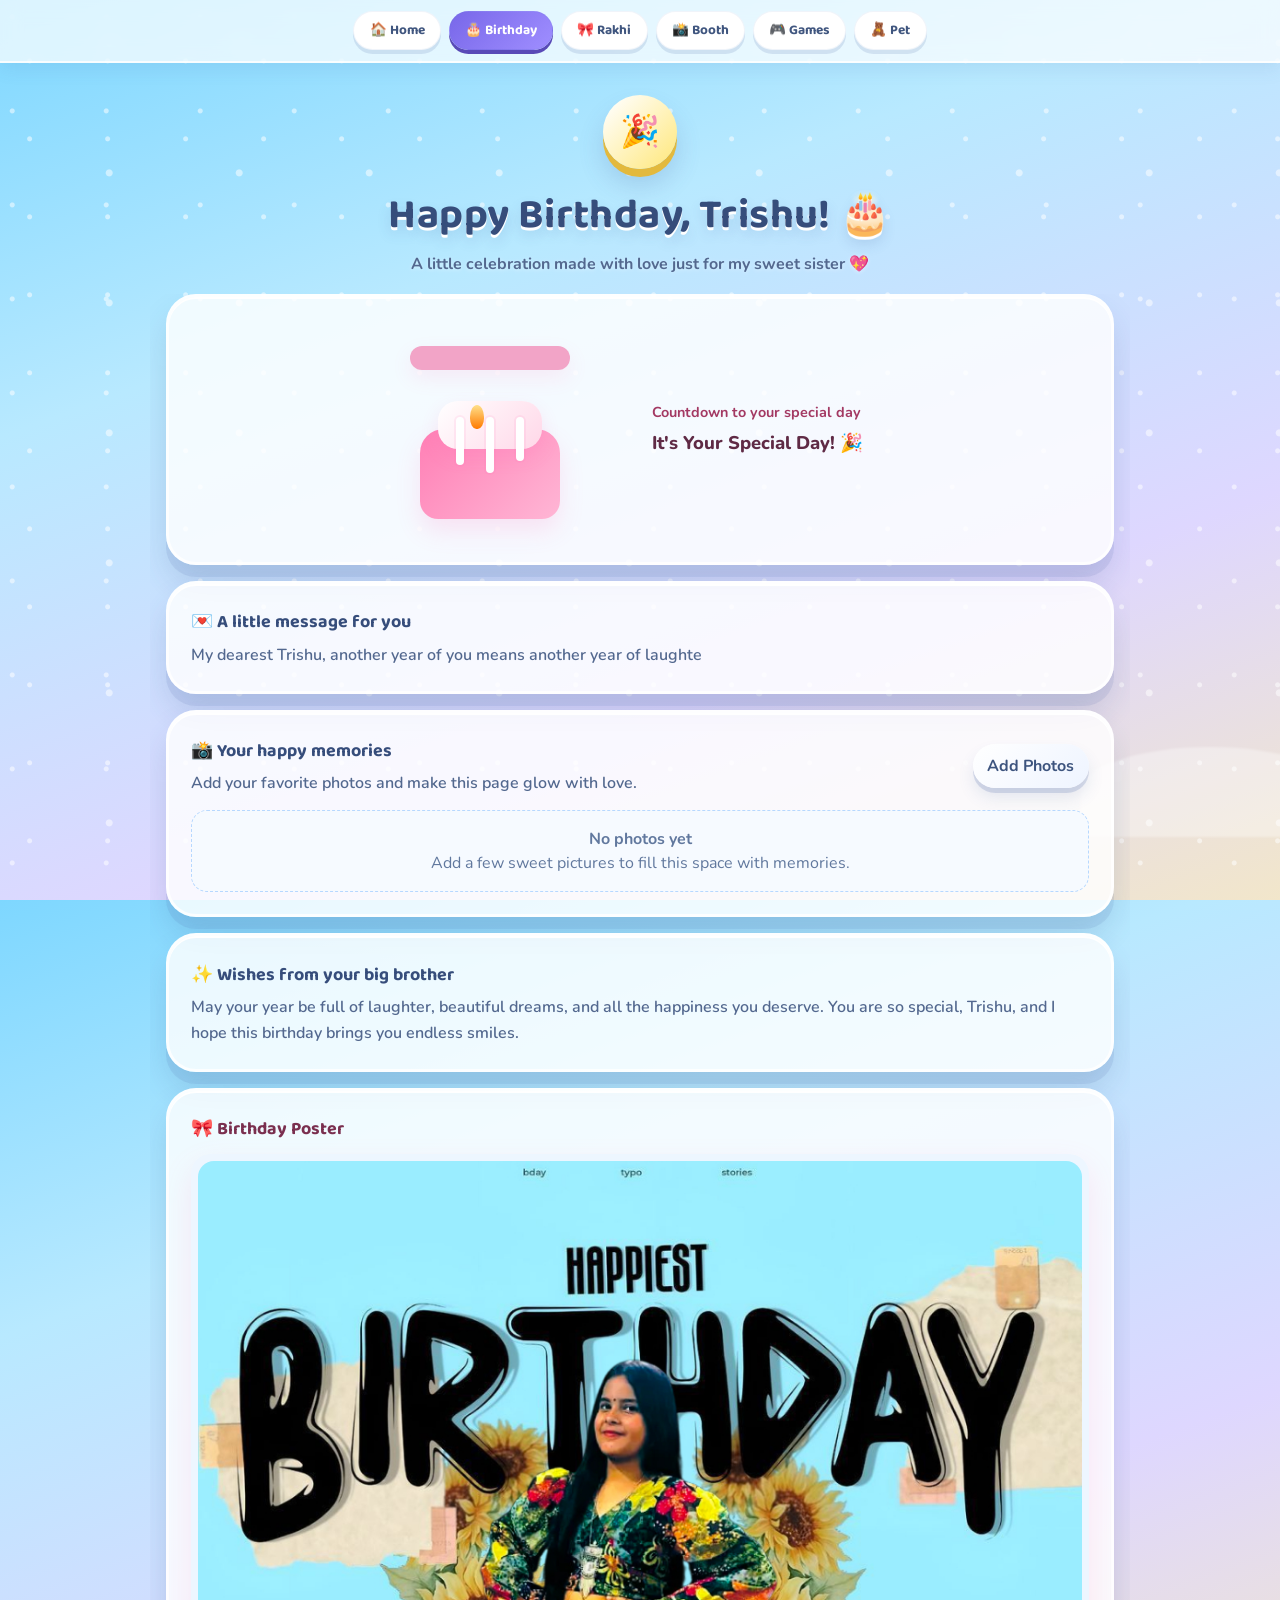
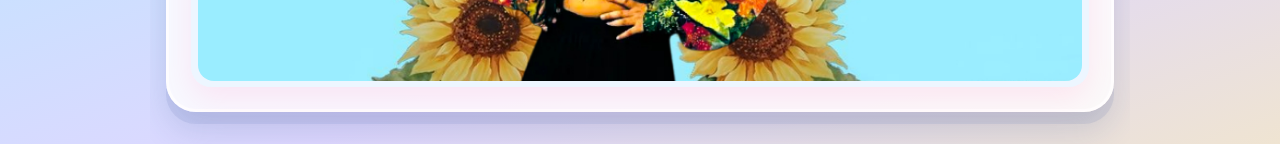
<file: birthday.html>
<!doctype html>
<html lang="en">
<head>
  <meta charset="utf-8">
  <meta name="viewport" content="width=device-width,initial-scale=1">
  <title>Birthday — Trishu</title>
  <link rel="stylesheet" href="birthday.css">
  <link rel="stylesheet" href="style.css">
</head>
<body class="birthday-page">
  <img src="bgbig.jpg" alt="Birthday poster" class="birthday-poster" aria-hidden="true">
  <div class="confetti-layer" aria-hidden="true"></div>

  <nav class="floaty-nav">
    <a href="home.html" class="nav-pill">🏠 Home</a>
    <a href="birthday.html" class="nav-pill active">🎂 Birthday</a>
    <a href="rakhi.html" class="nav-pill">🎀 Rakhi</a>
    <a href="photobooth.html" class="nav-pill">📸 Booth</a>
    <a href="games.html" class="nav-pill">🎮 Games</a>
    <a href="pet.html" class="nav-pill">🧸 Pet</a>
  </nav>

  <header class="hero">
    <div class="hero-bubble">🎉</div>
    <h1>Happy Birthday, Trishu! 🎂</h1>
    <p class="hero-sub">A little celebration made with love just for my sweet sister 💖</p>
  </header>

  <section class="birthday-hub">
    <div class="hero-banner glass">
      <div class="cake-stage">
        <div class="cake-stand"></div>
        <div class="cake">
          <div class="cake-top"></div>
          <div class="cake-body"></div>
          <div class="candle"></div>
          <div class="candle candle-two"></div>
          <div class="candle candle-three"></div>
          <div class="flame"></div>
        </div>
      </div>
      <div class="countdown-card">
        <div class="countdown-label">Countdown to your special day</div>
        <div class="countdown" id="birthday-countdown"></div>
      </div>
    </div>

    <section class="wish-card glass">
      <h2>💌 A little message for you</h2>
      <p id="birthday-message"></p>
    </section>

    <section class="photo-card glass">
      <div class="photo-card-header">
        <div>
          <h2>📸 Your happy memories</h2>
          <p>Add your favorite photos and make this page glow with love.</p>
        </div>
        <label class="upload-btn">
          <input type="file" id="photo-input" accept="image/*" multiple>
          Add Photos
        </label>
      </div>
      <div class="gallery" id="gallery"></div>
    </section>

    <section class="wish-card glass wish-card--soft">
      <h2>✨ Wishes from your big brother</h2>
      <p>May your year be full of laughter, beautiful dreams, and all the happiness you deserve. You are so special, Trishu, and I hope this birthday brings you endless smiles.</p>
    </section>

    <section class="poster-card glass">
      <h2>🎀 Birthday Poster</h2>
      <div class="poster-frame">
        <img src="bgbig.jpg" alt="Birthday poster" class="poster-image">
      </div>
    </section>
  </section>

  <script src="config.js"></script>
  <script src="birthday.js"></script>
  <script src="script.js"></script>
  <script src="ui.js"></script>
</body>
</html>
</file>
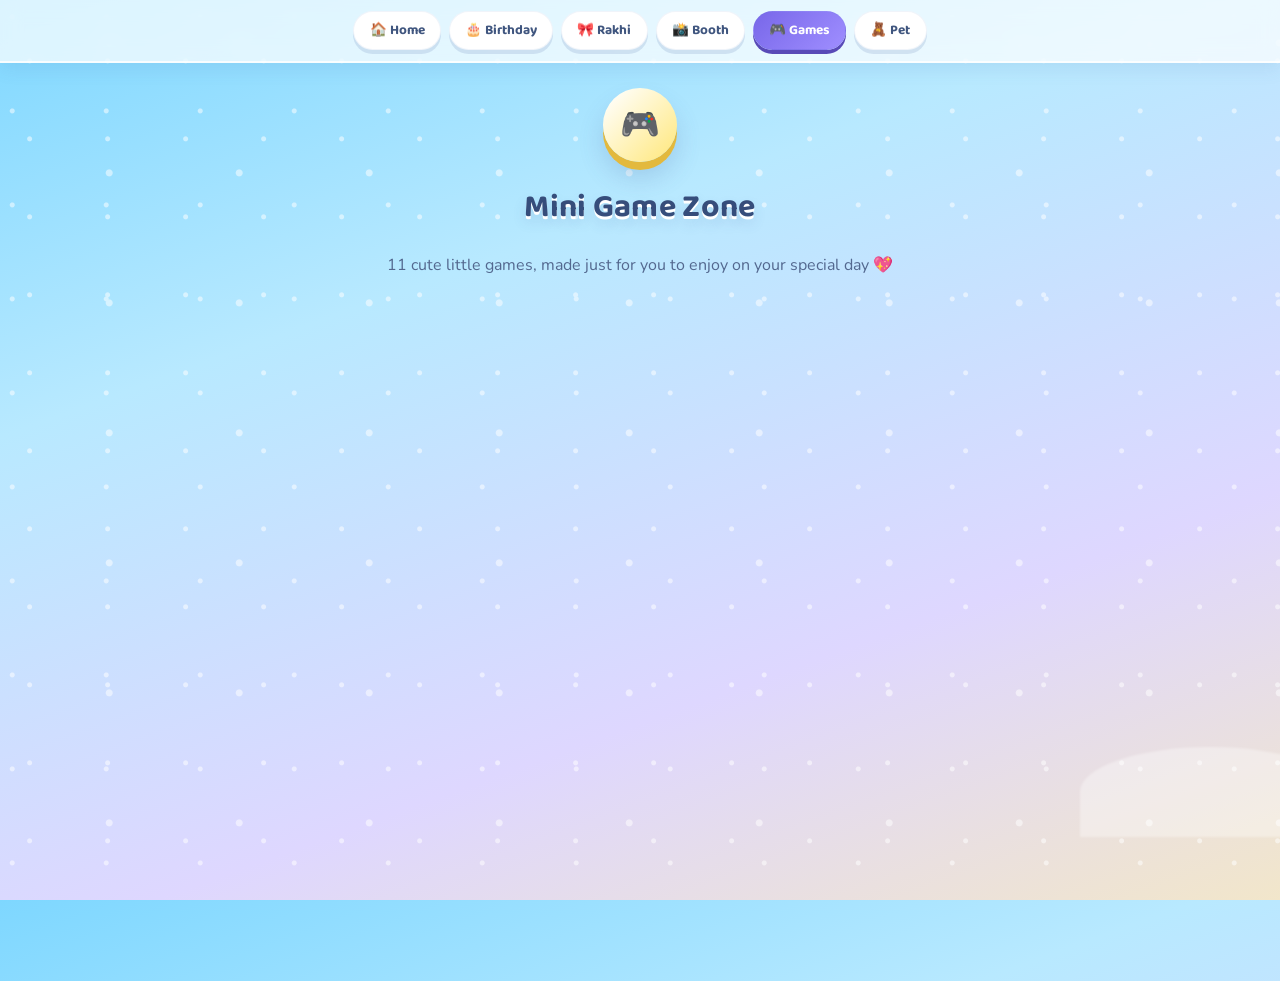
<file: games.html>
<!doctype html>
<html lang="en">
<head>
  <meta charset="utf-8">
  <meta name="viewport" content="width=device-width,initial-scale=1">
  <title>Mini Games — Trishu</title>
  <link rel="stylesheet" href="style.css">
  <link rel="stylesheet" href="games.css">
</head>
<body class="games-page">
  <div class="games-bg" aria-hidden="true"></div>

  <nav class="floaty-nav">
    <a href="home.html" class="nav-pill">🏠 Home</a>
    <a href="birthday.html" class="nav-pill">🎂 Birthday</a>
    <a href="rakhi.html" class="nav-pill">🎀 Rakhi</a>
    <a href="photobooth.html" class="nav-pill">📸 Booth</a>
    <a href="games.html" class="nav-pill active">🎮 Games</a>
    <a href="pet.html" class="nav-pill">🧸 Pet</a>
  </nav>

  <header class="hero">
    <div class="hero-bubble">🎮</div>
    <h1>Mini Game Zone</h1>
    <p class="hero-sub">11 cute little games, made just for you to enjoy on your special day 💖</p>
  </header>

  <main class="games-grid" id="games-grid"></main>

  <div id="game-modal" class="game-modal hidden">
    <div class="game-modal-card cg-surface">
      <div class="game-modal-head">
        <h2 id="game-title">Game</h2>
        <button id="game-close" class="clay-btn">✕ Close</button>
      </div>
      <div id="game-body" class="game-body"></div>
    </div>
  </div>

  <script src="config.js"></script>
  <script src="games.js"></script>
  <script src="script.js"></script>
  <script src="ui.js"></script>
</body>
</html>
</file>
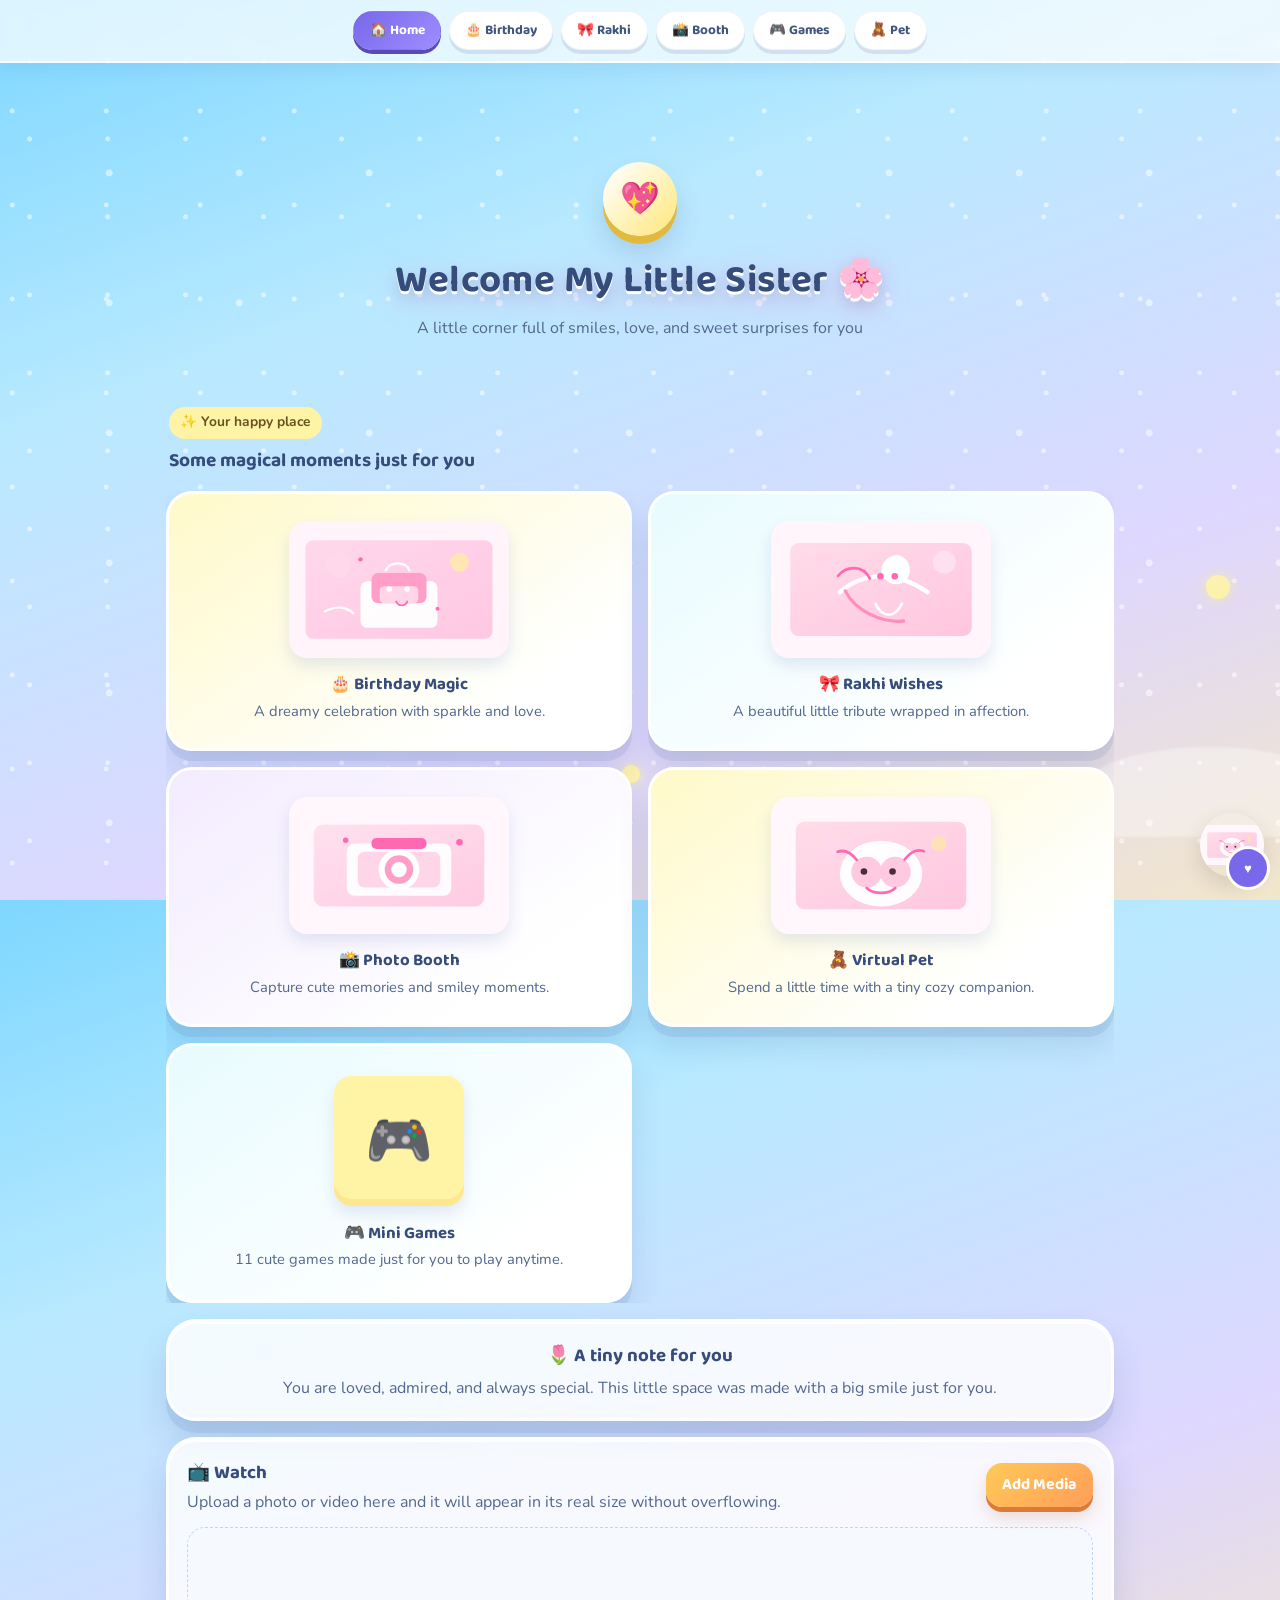
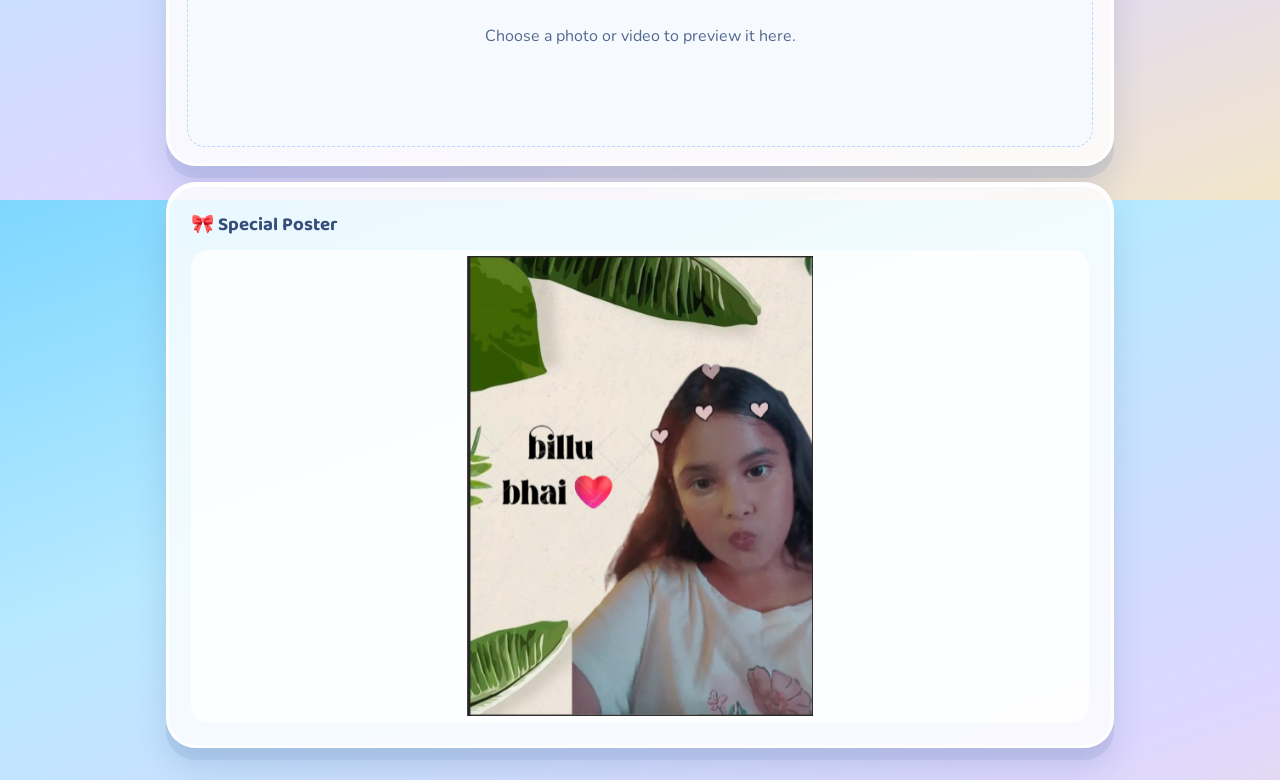
<file: home.html>
<!doctype html>
<html lang="en">
<head>
  <meta charset="utf-8">
  <meta name="viewport" content="width=device-width,initial-scale=1">
  <title>Magic Dashboard — Trishu</title>
  <link rel="stylesheet" href="style.css">
</head>
<body class="home-page">
  <div class="home-bg-layer"></div>
  <div class="bg-anim"></div>
  <nav class="floaty-nav">
    <a href="home.html" class="nav-pill active">🏠 Home</a>
    <a href="birthday.html" class="nav-pill">🎂 Birthday</a>
    <a href="rakhi.html" class="nav-pill">🎀 Rakhi</a>
    <a href="photobooth.html" class="nav-pill">📸 Booth</a>
    <a href="games.html" class="nav-pill">🎮 Games</a>
    <a href="pet.html" class="nav-pill">🧸 Pet</a>
  </nav>
  <header class="topbar">
    <div class="hero-bubble">💖</div>
    <h1 class="welcome-anim">Welcome My Little Sister 🌸</h1>
    <p class="subtitle">A little corner full of smiles, love, and sweet surprises for you</p>
  </header>

  <main class="dashboard">
    <section class="story-section">
      <div class="section-heading">
        <span>✨ Your happy place</span>
        <h2>Some magical moments just for you</h2>
      </div>

      <div class="cards">
        <a class="card big-card glass" href="birthday.html">
          <img src="assets/images/birthday.svg" alt="birthday" class="card-art">
          <div class="card-copy">
            <h3>🎂 Birthday Magic</h3>
            <p>A dreamy celebration with sparkle and love.</p>
          </div>
        </a>

        <a class="card big-card glass" href="rakhi.html">
          <img src="assets/images/rakhi.svg" alt="rakhi" class="card-art">
          <div class="card-copy">
            <h3>🎀 Rakhi Wishes</h3>
            <p>A beautiful little tribute wrapped in affection.</p>
          </div>
        </a>

        <a class="card big-card glass" href="photobooth.html">
          <img src="assets/images/camera.svg" alt="photobooth" class="card-art">
          <div class="card-copy">
            <h3>📸 Photo Booth</h3>
            <p>Capture cute memories and smiley moments.</p>
          </div>
        </a>

        <a class="card big-card glass" href="pet.html">
          <img src="assets/images/pet.svg" alt="pet" class="card-art">
          <div class="card-copy">
            <h3>🧸 Virtual Pet</h3>
            <p>Spend a little time with a tiny cozy companion.</p>
          </div>
        </a>

        <a class="card big-card glass" href="games.html">
          <div class="card-art game-art" aria-hidden="true">🎮</div>
          <div class="card-copy">
            <h3>🎮 Mini Games</h3>
            <p>11 cute games made just for you to play anytime.</p>
          </div>
        </a>
      </div>
    </section>

    <section class="mini-section glass">
      <h3>🌷 A tiny note for you</h3>
      <p>You are loved, admired, and always special. This little space was made with a big smile just for you.</p>
    </section>

    <section class="watch-card glass">
      <div class="watch-header">
        <div>
          <h3>📺 Watch</h3>
          <p>Upload a photo or video here and it will appear in its real size without overflowing.</p>
        </div>
        <label class="btn primary watch-btn">
          <input type="file" id="watch-input" accept="image/*,video/*">
          Add Media
        </label>
      </div>
      <div id="watch-preview" class="watch-preview">
        <p class="subtitle">Choose a photo or video to preview it here.</p>
      </div>
    </section>

    <section class="poster-card glass home-poster-card">
      <h3>🎀 Special Poster</h3>
      <div class="poster-frame">
        <img src="poster.png" alt="Special poster" class="poster-image">
      </div>
    </section>
  </main>

  <div id="ai-companion" class="ai-companion">
    <img src="assets/images/pet.svg" alt="cute companion" class="ai-pet">
    <button id="ai-open" class="ai-btn">♥</button>
    <div id="ai-chat" class="ai-chat hidden">
      <div class="ai-header">Hey Trishu!! 💖</div>
      <div class="ai-body" id="ai-body">I hope you smile today 🌸</div>
      <div class="ai-input">
        <input id="ai-in" placeholder="Ask me something cute...">
        <button id="ai-send">Send</button>
      </div>
    </div>
  </div>

  <script src="config.js"></script>
  <script src="script.js"></script>
  <script src="ui.js"></script>
</body>
</html>
</file>
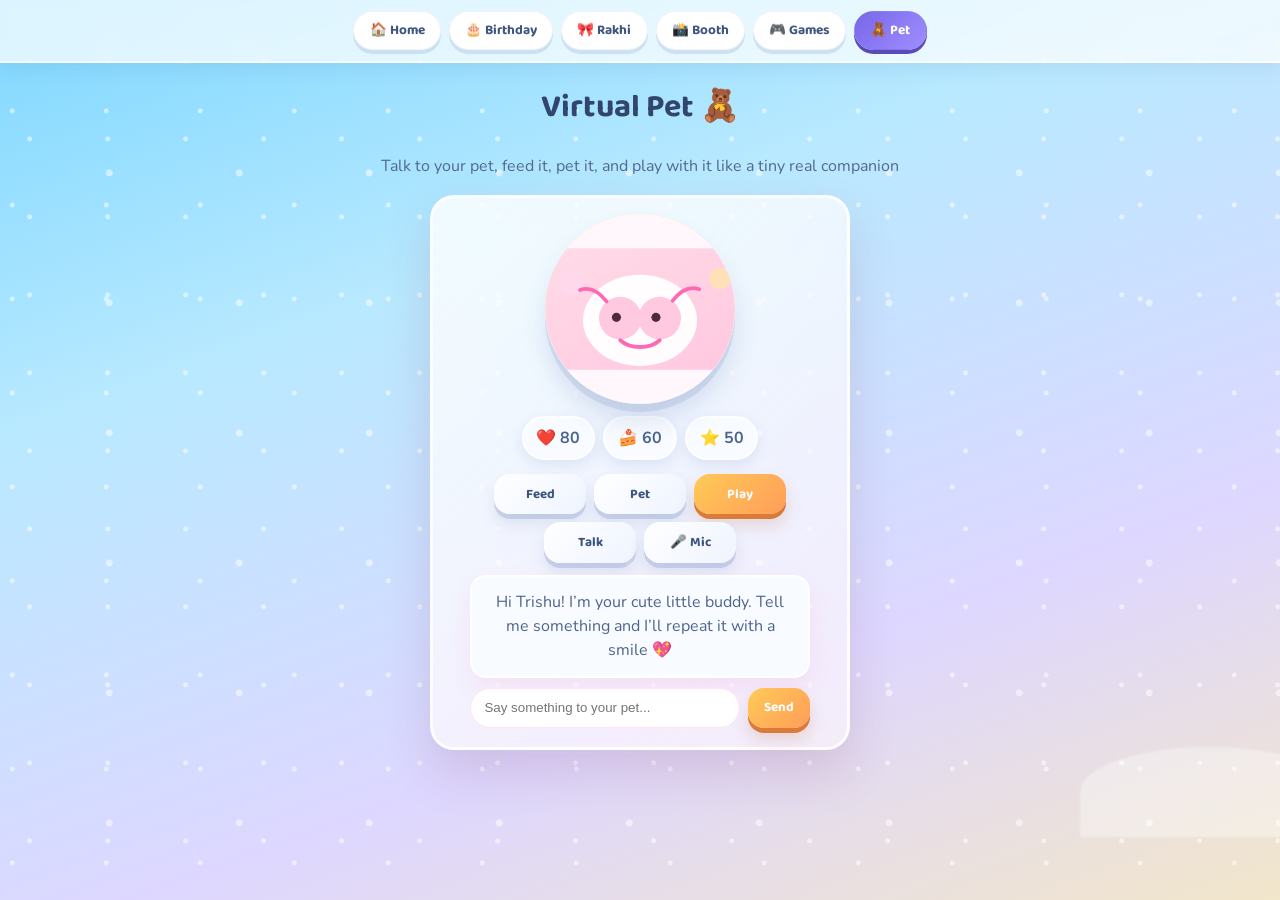
<file: pet.html>
<!doctype html>
<html lang="en">
<head>
  <meta charset="utf-8">
  <meta name="viewport" content="width=device-width,initial-scale=1">
  <title>Virtual Pet — Trishu</title>
  <link rel="stylesheet" href="style.css">
  <style>
    body{background:linear-gradient(135deg,#ffeef7 0%,#fce7ff 45%,#fff4d8 100%)}
    .pet-area{display:flex;flex-direction:column;align-items:center;padding:1rem}
    .pet-card{width:min(420px,100%);height:auto;background:linear-gradient(135deg,rgba(255,255,255,0.82),rgba(255,248,252,0.6));border-radius:24px;display:flex;flex-direction:column;align-items:center;justify-content:center;box-shadow:0 22px 48px rgba(131,54,84,0.16);padding:1rem 1rem 1.2rem}
    .pet-img{width:190px;height:190px;border-radius:50%;background:linear-gradient(180deg,#fff,#ffdff0);display:flex;align-items:center;justify-content:center;font-size:60px;overflow:hidden;box-shadow:0 14px 32px rgba(255,105,180,0.16)}
    .pet-img img{width:100%;height:100%;object-fit:cover;border-radius:50%;display:block}
    .stats{display:flex;gap:8px;margin-top:12px;flex-wrap:wrap;justify-content:center}
    .stat{background:rgba(255,255,255,0.82);padding:.5rem .8rem;border-radius:999px;font-weight:700;color:#7a3554}
    .pet-actions{display:flex;gap:8px;margin-top:14px;flex-wrap:wrap;justify-content:center}
    .pet-actions .btn{min-width:92px}
    .pet-talk{margin-top:12px;padding:.85rem 1rem;border-radius:16px;background:rgba(255,255,255,0.86);color:#8b5670;max-width:340px;text-align:center;box-shadow:0 10px 22px rgba(255,105,180,0.12)}
    .pet-input{display:flex;gap:8px;margin-top:10px;width:min(340px,100%)}
    .pet-input input{flex:1;border:none;border-radius:999px;padding:.7rem .9rem;outline:none;box-shadow:inset 0 0 0 1px rgba(255,105,180,0.18)}
    .pet-input button{border:none}
    .sparkle{position:absolute;pointer-events:none;font-size:1rem;animation:pop 700ms ease-out forwards}
    @keyframes pop{0%{opacity:0;transform:translateY(0) scale(.6)}50%{opacity:1;transform:translateY(-18px) scale(1)}100%{opacity:0;transform:translateY(-36px) scale(.8)}}
  </style>
</head>
<body>
  <nav class="floaty-nav">
    <a href="home.html" class="nav-pill">🏠 Home</a>
    <a href="birthday.html" class="nav-pill">🎂 Birthday</a>
    <a href="rakhi.html" class="nav-pill">🎀 Rakhi</a>
    <a href="photobooth.html" class="nav-pill">📸 Booth</a>
    <a href="games.html" class="nav-pill">🎮 Games</a>
    <a href="pet.html" class="nav-pill active">🧸 Pet</a>
  </nav>
  <header class="topbar"><h1>Virtual Pet 🧸</h1><p class="subtitle">Talk to your pet, feed it, pet it, and play with it like a tiny real companion</p></header>
  <main class="pet-area">
    <div class="pet-card glass">
      <div id="petImage" class="pet-img" style="position:relative">
        <img id="petAvatar" src="assets/images/pet.svg" alt="pet avatar">
      </div>
      <div class="stats">
        <div class="stat">❤️ <span id="happiness">80</span></div>
        <div class="stat">🍰 <span id="hunger">60</span></div>
        <div class="stat">⭐ <span id="love">50</span></div>
      </div>
      <div class="pet-actions">
        <button id="btnFeed" class="btn">Feed</button>
        <button id="btnPet" class="btn">Pet</button>
        <button id="btnPlay" class="btn primary">Play</button>
        <button id="btnSpeak" class="btn">Talk</button>
        <button id="btnMic" class="btn">🎤 Mic</button>
      </div>
      <div class="pet-talk" id="petTalk">Hi Trishu! I’m your cute little buddy. Tell me something and I’ll repeat it with a smile 💖</div>
      <div class="pet-input">
        <input id="petInput" placeholder="Say something to your pet..." />
        <button id="btnSend" class="btn primary">Send</button>
      </div>
    </div>
  </main>

  <script src="pet.js"></script>
  <script src="ui.js"></script>
</body>
</html>
</file>
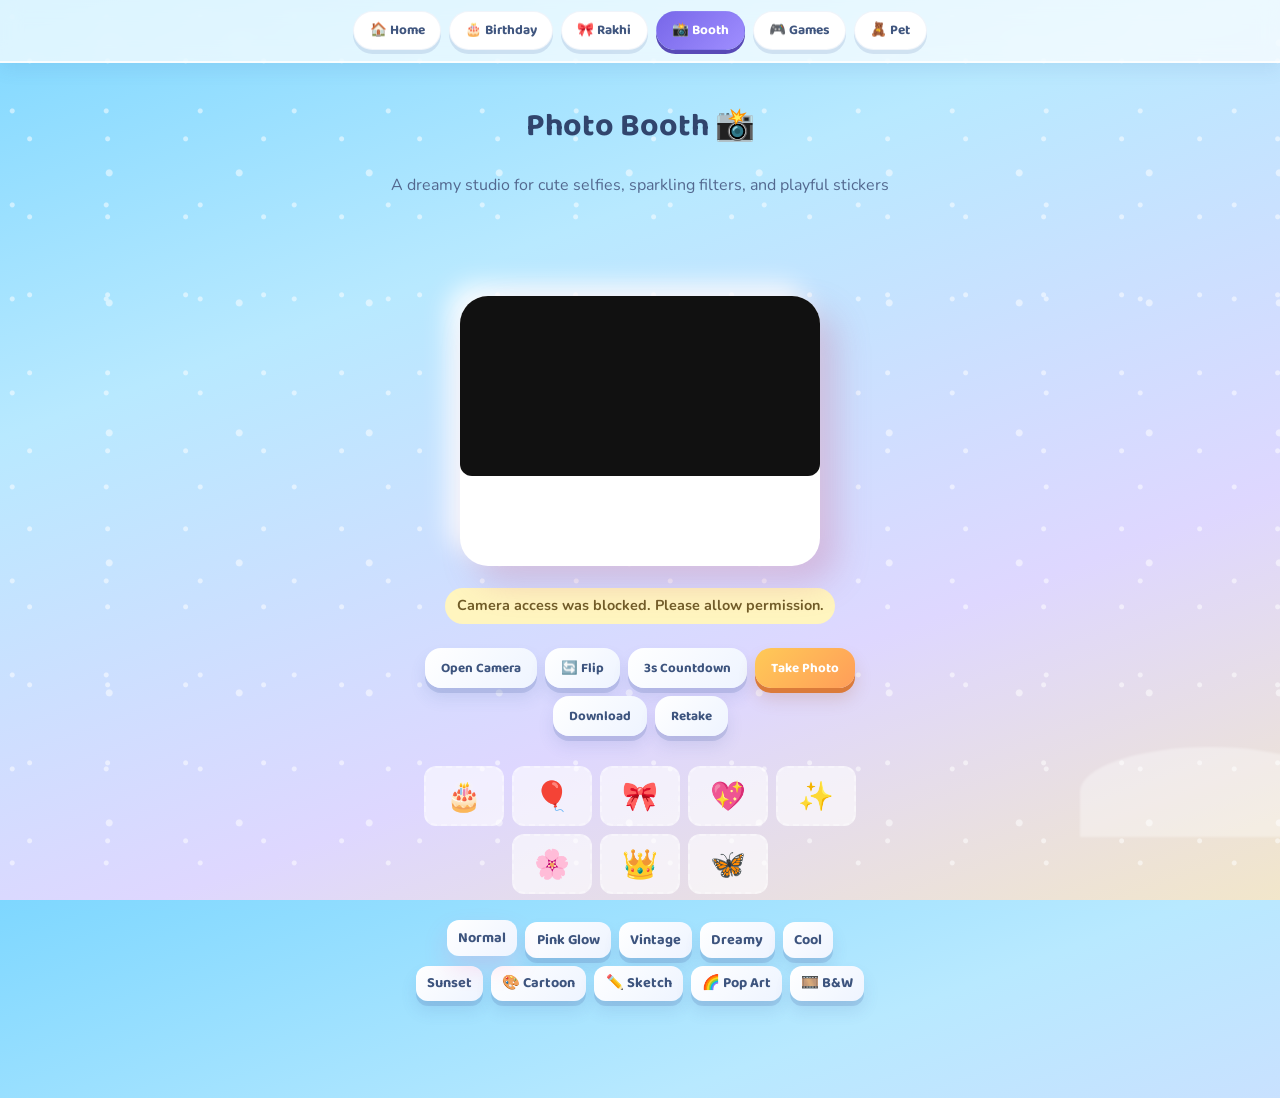
<file: photobooth.html>
<!doctype html>
<html lang="en">
<head>
  <meta charset="utf-8">
  <meta name="viewport" content="width=device-width,initial-scale=1">
  <title>Photo Booth — Trishu</title>
  <link rel="stylesheet" href="style.css">
  <style>
    body{background:linear-gradient(135deg,#ffe8f3 0%,#fce6ff 45%,#fff8dc 100%)}
    .topbar{padding-top:1.2rem}
    .photobooth{display:flex;flex-direction:column;align-items:center;padding:1rem}
    .pb-wrap{max-width:460px;width:100%}
    .camera-wrap{position:relative;display:block;width:100%;border-radius:28px;overflow:hidden;background:#fff;aspect-ratio:4/3;
      box-shadow:16px 16px 34px rgba(198,90,132,0.28), -12px -12px 24px rgba(255,255,255,0.9)}
    video, canvas{width:100%;height:100%;object-fit:cover;display:block;border-radius:28px;background:#111}
    @media (max-width:560px){ .camera-wrap{aspect-ratio:3/4} }
    .controls{margin-top:12px;display:flex;gap:8px;flex-wrap:wrap;justify-content:center}
    .frames{display:flex;gap:8px;margin-top:12px;flex-wrap:wrap;justify-content:center}
    .frame{width:80px;height:60px;border:2px dashed rgba(255,255,255,0.3);border-radius:12px;display:flex;align-items:center;justify-content:center;cursor:pointer;background:rgba(255,255,255,0.6)}
    .filters{display:flex;gap:8px;flex-wrap:wrap;justify-content:center;margin-top:10px}
    .filter-btn.active{transform:translateY(-2px);box-shadow:0 12px 24px rgba(255,105,180,0.18)}
    .status-pill{display:inline-block;margin-top:10px;padding:.45rem .7rem;border-radius:999px;background:rgba(255,255,255,0.8);color:#9a5874;font-size:.9rem;font-weight:700}
  </style>
</head>
<body>
  <nav class="floaty-nav">
    <a href="home.html" class="nav-pill">🏠 Home</a>
    <a href="birthday.html" class="nav-pill">🎂 Birthday</a>
    <a href="rakhi.html" class="nav-pill">🎀 Rakhi</a>
    <a href="photobooth.html" class="nav-pill active">📸 Booth</a>
    <a href="games.html" class="nav-pill">🎮 Games</a>
    <a href="pet.html" class="nav-pill">🧸 Pet</a>
  </nav>
  <header class="topbar"><h1>Photo Booth 📸</h1><p class="subtitle">A dreamy studio for cute selfies, sparkling filters, and playful stickers</p></header>
  <main class="photobooth center-page">
    <div class="pb-wrap">
      <div class="camera-wrap">
        <video id="cam" autoplay playsinline muted></video>
        <canvas id="snap" style="display:none"></canvas>
        <div id="flash" class="flash"></div>
        <div id="sticker-layer" class="sticker-layer"></div>
      </div>
      <div class="status-pill" id="status-pill">Camera ready when you are ✨</div>

      <div class="controls">
        <button id="start" class="btn">Open Camera</button>
        <button id="flip" class="btn">🔄 Flip</button>
        <button id="count" class="btn">3s Countdown</button>
        <button id="take" class="btn primary">Take Photo</button>
        <button id="download" class="btn">Download</button>
        <button id="retake" class="btn">Retake</button>
      </div>

      <div class="frames" id="frames"></div>
      <div class="filters" id="filters">
        <button data-filter="none" class="btn small filter-btn active">Normal</button>
        <button data-filter="pink" class="btn small filter-btn">Pink Glow</button>
        <button data-filter="vintage" class="btn small filter-btn">Vintage</button>
        <button data-filter="dreamy" class="btn small filter-btn">Dreamy</button>
        <button data-filter="cool" class="btn small filter-btn">Cool</button>
        <button data-filter="sunset" class="btn small filter-btn">Sunset</button>
        <button data-filter="cartoon" class="btn small filter-btn">🎨 Cartoon</button>
        <button data-filter="sketch" class="btn small filter-btn">✏️ Sketch</button>
        <button data-filter="popart" class="btn small filter-btn">🌈 Pop Art</button>
        <button data-filter="bw" class="btn small filter-btn">🎞️ B&amp;W</button>
      </div>
    </div>
  </main>

  <script src="photobooth.js"></script>
  <script src="ui.js"></script>
</body>
</html>
</file>
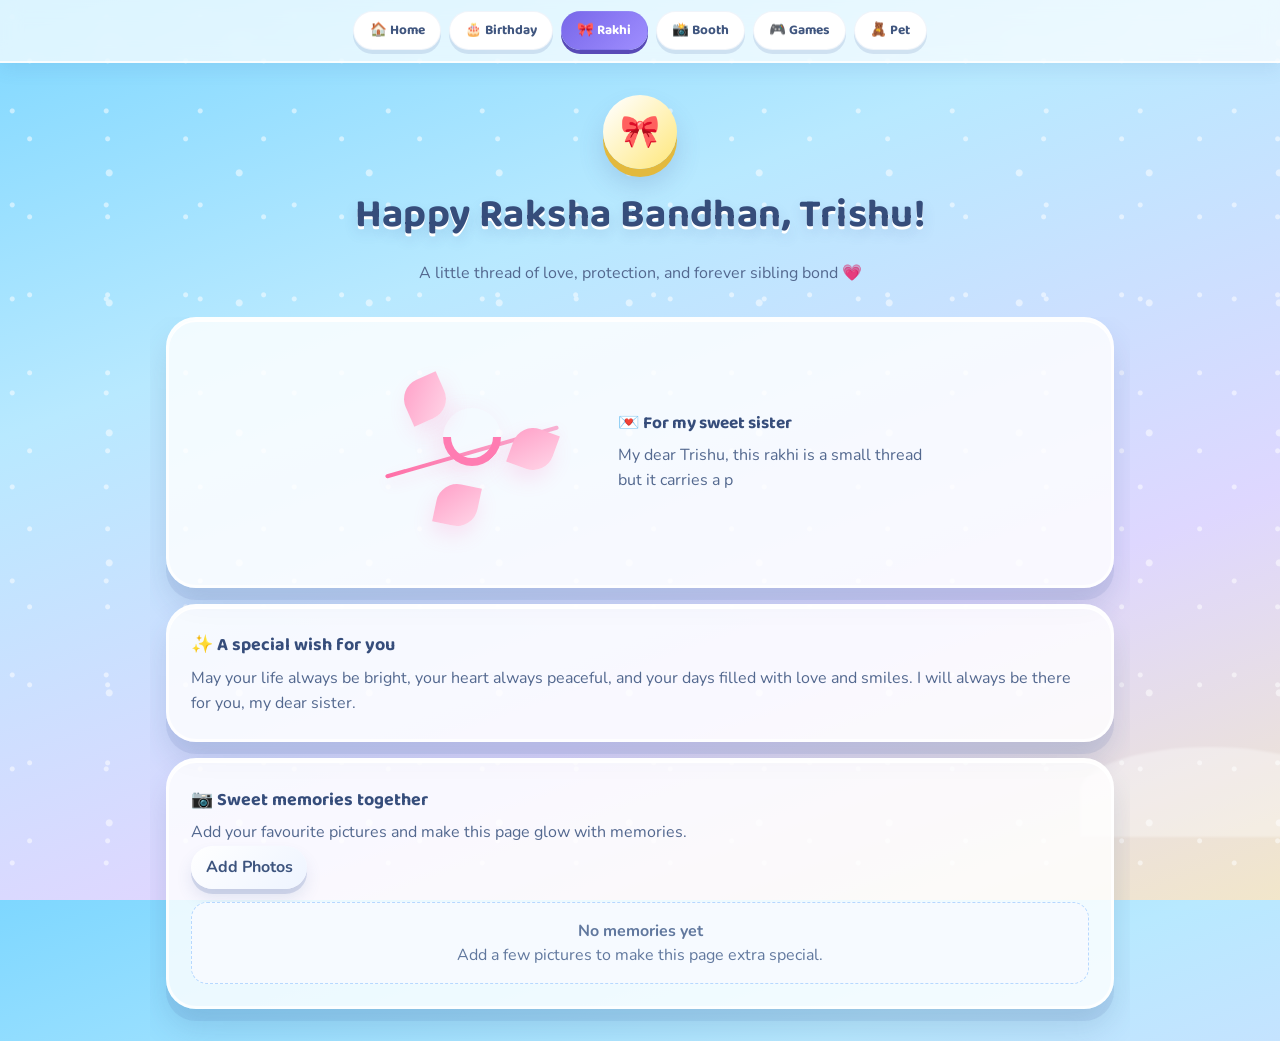
<file: rakhi.html>
<!doctype html>
<html lang="en">
<head>
  <meta charset="utf-8">
  <meta name="viewport" content="width=device-width,initial-scale=1">
  <title>Raksha Bandhan — Trishu</title>
  <link rel="stylesheet" href="rakhi.css">
  <link rel="stylesheet" href="style.css">
</head>
<body class="rakhi-page">
  <div class="rakhi-sparkles" aria-hidden="true"></div>

  <nav class="floaty-nav">
    <a href="home.html" class="nav-pill">🏠 Home</a>
    <a href="birthday.html" class="nav-pill">🎂 Birthday</a>
    <a href="rakhi.html" class="nav-pill active">🎀 Rakhi</a>
    <a href="photobooth.html" class="nav-pill">📸 Booth</a>
    <a href="games.html" class="nav-pill">🎮 Games</a>
    <a href="pet.html" class="nav-pill">🧸 Pet</a>
  </nav>

  <header class="hero rakhi-hero">
    <div class="hero-bubble">🎀</div>
    <h1>Happy Raksha Bandhan, Trishu!</h1>
    <p class="hero-sub">A little thread of love, protection, and forever sibling bond 💗</p>
  </header>

  <section class="rakhi-hub">
    <div class="rakhi-banner glass">
      <div class="rakhi-art">
        <div class="rakhi-string"></div>
        <div class="rakhi-knot"></div>
        <div class="rakhi-petal petal-one"></div>
        <div class="rakhi-petal petal-two"></div>
        <div class="rakhi-petal petal-three"></div>
      </div>
      <div class="rakhi-note">
        <h2>💌 For my sweet sister</h2>
        <p id="rakhi-message"></p>
      </div>
    </div>

    <section class="wish-card glass">
      <h2>✨ A special wish for you</h2>
      <p>May your life always be bright, your heart always peaceful, and your days filled with love and smiles. I will always be there for you, my dear sister.</p>
    </section>

    <section class="photo-card glass">
      <div class="photo-card-header">
        <div>
          <h2>📷 Sweet memories together</h2>
          <p>Add your favourite pictures and make this page glow with memories.</p>
        </div>
        <label class="upload-btn">
          <input type="file" id="photo-input" accept="image/*" multiple>
          Add Photos
        </label>
      </div>
      <div class="gallery" id="gallery"></div>
    </section>
  </section>

  <script src="config.js"></script>
  <script src="rakhi.js"></script>
  <script src="script.js"></script>
  <script src="ui.js"></script>
</body>
</html>
</file>
<file: birthday.css>
@import url('style.css');
.birthday-page{position:relative;min-height:100vh;padding-bottom:3rem;overflow-x:hidden}
.birthday-poster{position:fixed;inset:0;z-index:-2;width:100%;height:100%;object-fit:cover;display:block;pointer-events:none;opacity:1}
.poster-card{padding:1rem 1.1rem}
.poster-card h2{margin:.2rem 0 .7rem;font-size:1.12rem;color:#7a2f4f}
.poster-frame{width:100%;border-radius:20px;overflow:hidden;background:rgba(255,255,255,0.7);padding:0.4rem;box-shadow:0 12px 30px rgba(255,105,180,0.14)}
.poster-image{display:block;width:100%;height:auto;max-height:min(70vh,520px);object-fit:cover;border-radius:16px}
.confetti-layer{position:fixed;inset:0;pointer-events:none;z-index:0;overflow:hidden}
.confetti-layer span{position:absolute;top:-10vh;width:10px;height:18px;border-radius:2px;opacity:0.9;animation:fall 5s linear infinite}
.birthday-page .hero{position:relative;z-index:1;padding:2rem 1rem 1rem;text-align:center}
.hero-bubble{width:74px;height:74px;border-radius:50%;display:grid;place-items:center;font-size:2rem;margin:0 auto 1rem;background:linear-gradient(135deg,#fff7fb,#ffd8e8);box-shadow:0 14px 30px rgba(255,105,180,0.2)}
.hero h1{margin:.2rem 0 .3rem;font-size:clamp(1.7rem,4vw,2.6rem);color:#7a2f4f;text-shadow:0 2px 8px rgba(255,255,255,0.6)}
.hero-sub{margin:0 auto;max-width:680px;color:#6f3650;line-height:1.6;font-weight:700;text-shadow:0 1px 4px rgba(255,255,255,0.45)}
.birthday-hub{position:relative;z-index:1;max-width:980px;margin:0 auto;padding:0 1rem 2rem;display:grid;gap:1rem}
.hero-banner{display:flex;align-items:center;justify-content:center;gap:1.2rem;padding:1.1rem;flex-wrap:wrap}
.cake-stage{position:relative;width:min(250px,100%);height:220px;display:grid;place-items:center}
.cake-stand{width:160px;height:24px;border-radius:999px;background:#f2a4c7;box-shadow:0 8px 20px rgba(255,105,180,0.12)}
.cake{position:relative;top:6px;animation:floatCake 2.4s ease-in-out infinite}
.cake-body{width:140px;height:90px;border-radius:24px 24px 18px 18px;background:linear-gradient(135deg,#ff7fb5,#ffb6d5);box-shadow:0 12px 25px rgba(255,105,180,0.16)}
.cake-top{position:absolute;top:-28px;left:18px;width:104px;height:48px;border-radius:20px;background:linear-gradient(135deg,#fff,#ffd7e8);box-shadow:0 8px 18px rgba(255,105,180,0.16)}
.candle{position:absolute;top:-12px;left:36px;width:8px;height:48px;border-radius:999px;background:#fff;box-shadow:0 0 0 2px rgba(255,105,180,0.1)}
.candle-two{left:66px;height:56px}
.candle-three{left:96px;height:44px}
.flame{position:absolute;top:-24px;left:50px;width:14px;height:24px;border-radius:50% 50% 45% 45%;background:linear-gradient(180deg,#ffe08a,#ff7a00);animation:flame 0.8s ease-in-out infinite alternate}
.countdown-card{padding:1rem 1.1rem;min-width:min(280px,100%)}
.countdown-label{font-size:.9rem;font-weight:700;color:#a33963;margin-bottom:.35rem}
.countdown{font-size:1.15rem;font-weight:800;color:#5f2a45;line-height:1.5}
.wish-card,.photo-card{padding:1rem 1.1rem}
.wish-card h2,.photo-card h2{margin:.2rem 0 .4rem;font-size:1.12rem;color:#7a2f4f}
.wish-card p,.photo-card p{margin:0;line-height:1.6;color:#5f2a45;font-weight:600}
.wish-card--soft{background:linear-gradient(135deg,rgba(255,255,255,0.62),rgba(255,248,252,0.42))}
.photo-card-header{display:flex;justify-content:space-between;align-items:center;gap:.8rem;flex-wrap:wrap;margin-bottom:.8rem}
.upload-btn{display:inline-flex;align-items:center;justify-content:center;padding:.6rem .9rem;border-radius:999px;background:linear-gradient(90deg,var(--accent),#ffc0dd);color:white;font-weight:700;cursor:pointer;box-shadow:0 10px 24px rgba(255,105,180,0.18)}
.upload-btn input{display:none}
.gallery{display:grid;grid-template-columns:repeat(auto-fit,minmax(140px,1fr));gap:10px}
.gallery img{width:100%;height:130px;object-fit:cover;border-radius:16px;box-shadow:0 10px 24px rgba(0,0,0,0.08);border:3px solid rgba(255,255,255,0.75)}
.gallery .empty-state{padding:1rem;border:1px dashed rgba(255,105,180,0.35);border-radius:16px;text-align:center;color:#9a5874;background:rgba(255,255,255,0.45)}
@keyframes fall{0%{transform:translate3d(0,-15vh,0) rotate(0deg);opacity:0}10%{opacity:1}100%{transform:translate3d(var(--x,0),110vh,0) rotate(360deg);opacity:0}}
@keyframes floatCake{0%,100%{transform:translateY(0)}50%{transform:translateY(-8px)}}
@keyframes flame{0%{transform:scale(1)}100%{transform:scale(1.1)}}
@media(max-width:720px){
  .hero-banner{padding:1rem}
  .countdown-card{width:100%}
  .gallery{grid-template-columns:1fr 1fr}
  .gallery img{height:112px}
  .poster-image{max-height:min(60vh,420px)}
}
</file>
<file: style.css>
@import url('https://fonts.googleapis.com/css2?family=Baloo+2:wght@500;600;700;800&family=Nunito:wght@400;600;700;800&display=swap');

:root{
  --pink-1:#e8f8ff;
  --pink-2:#dcd6ff;
  --glass-bg:rgba(255,255,255,.72);
  --glass-border:rgba(255,255,255,.78);
  --accent:#7a68eb;
  --accent-2:#9c8cff;
  --soft:#f8fbff;
  --ink:#31456d;

  /* Clay + Glass hybrid tokens */
  --clay-base:#eef0ff;
  --clay-hi: rgba(255,255,255,0.95);
  --clay-lo:rgba(83,111,180,.18);
  --clay-lo-strong:rgba(83,111,180,.3);
  --clay-gold:#ffc95f;
  --clay-mint:#83e2c1;
  --clay-sky:#8edcff;
  --font-display:'Baloo 2', 'Segoe UI', sans-serif;
  --font-body:'Nunito', 'Segoe UI', Arial, sans-serif;
}

*{box-sizing:border-box}

:focus-visible{outline:3px solid rgba(255,105,180,.7);outline-offset:3px}
button,input,label,a{-webkit-tap-highlight-color:transparent}

html,body{height:100%;-webkit-overflow-scrolling:touch;scroll-behavior:smooth}
body{font-family:var(--font-body);margin:0;background:linear-gradient(135deg,#fff8fc 0%,#ffe9f3 50%,#fff5df 100%);min-height:100vh;overflow:auto;color:var(--ink);line-height:1.5;opacity:1;transition:opacity .15s ease}
h1,h2,h3,.welcome-anim{font-family:var(--font-display)}
.center-page{display:flex;align-items:center;justify-content:center;min-height:100dvh;padding:clamp(1rem,4vw,2rem);padding-top:calc(clamp(1rem,4vw,2rem) + env(safe-area-inset-top));padding-bottom:calc(clamp(1rem,4vw,2rem) + env(safe-area-inset-bottom));position:relative;overflow:hidden}
.glass{background:linear-gradient(135deg,rgba(255,255,255,.82),rgba(255,255,255,.52));backdrop-filter:blur(10px) saturate(120%);border:1px solid rgba(255,255,255,.78);border-radius:26px;padding:1.4rem;box-shadow:0 16px 34px rgba(168,63,105,.14),inset 0 1px 0 rgba(255,255,255,.7)}

/* ===== Clay + Glass hybrid utilities ===== */
.cg-surface{
  background:linear-gradient(150deg, rgba(255,255,255,0.65), rgba(255,255,255,0.22) 55%, rgba(255,255,255,0.4));
  backdrop-filter:blur(18px) saturate(160%);
  -webkit-backdrop-filter:blur(18px) saturate(160%);
  border:1px solid rgba(255,255,255,0.55);
  border-radius:28px;
  box-shadow:
    16px 16px 34px var(--clay-lo),
    -12px -12px 26px var(--clay-hi),
    inset 0 1px 0 rgba(255,255,255,0.7);
}
.cg-pressable{transition:transform .16s ease, box-shadow .16s ease}
.cg-pressable:active{
  transform:translateY(2px) scale(.98);
  box-shadow: inset 8px 8px 16px var(--clay-lo), inset -6px -6px 14px var(--clay-hi);
}
.clay-btn{
  font-family:var(--font-display);
  font-weight:700;
  border:none;
  cursor:pointer;
  color:var(--ink);
  background:linear-gradient(150deg,#fff,var(--clay-base));
  border-radius:999px;
  padding:.75rem 1.3rem;
  box-shadow:8px 8px 18px var(--clay-lo), -6px -6px 14px var(--clay-hi);
  transition:transform .15s ease, box-shadow .15s ease;
}
.clay-btn:hover{transform:translateY(-3px)}
.clay-btn:active{transform:translateY(1px) scale(.97);box-shadow:inset 6px 6px 12px var(--clay-lo), inset -4px -4px 10px var(--clay-hi)}
.clay-btn.accent{background:linear-gradient(150deg,var(--accent-2),var(--accent));color:#fff;box-shadow:8px 8px 20px rgba(255,105,180,0.45), -6px -6px 14px rgba(255,255,255,0.55)}
.chip-label{display:inline-flex;align-items:center;gap:.35rem;font-family:var(--font-display);font-weight:700;font-size:.8rem;padding:.35rem .75rem;border-radius:999px;background:linear-gradient(150deg,#fff,var(--clay-base));box-shadow:5px 5px 12px var(--clay-lo), -4px -4px 10px var(--clay-hi);color:#a33963}
.lock-bg-layer{position:absolute;inset:-2%;z-index:-2;background:url('bgbig.jpg') center/cover no-repeat;opacity:0.95;pointer-events:none}
.lock-bg-layer::before{content:'';position:absolute;inset:0;background:linear-gradient(135deg, rgba(255,255,255,0.2), rgba(255,255,255,0.05));pointer-events:none}
.card{padding:1rem;text-align:center;box-shadow:0 18px 45px rgba(107,49,76,0.16), inset 0 1px 0 rgba(255,255,255,0.7);border-radius:26px}
.lock-card{
  width:min(420px,94vw);padding:clamp(1.1rem,3.5vw,1.8rem);position:relative;overflow:hidden;
  border:1px solid rgba(255,255,255,0.6);
  background:linear-gradient(150deg,#fff8fb 0%,var(--clay-base) 100%);
  border-radius:34px;
  box-shadow:
    22px 22px 46px rgba(168,63,105,0.28),
    -16px -16px 34px rgba(255,255,255,0.9),
    inset 0 2px 0 rgba(255,255,255,0.8);
  backdrop-filter:blur(6px);
}
.lock-card::before{content:'';position:absolute;inset:-1px;border-radius:inherit;background:linear-gradient(135deg,rgba(255,255,255,0.55),transparent 55%,rgba(255,182,213,0.2));pointer-events:none}
.lock-badge{width:72px;height:72px;border-radius:50%;margin:0 auto .8rem;display:grid;place-items:center;font-size:1.8rem;background:linear-gradient(150deg,#fff,var(--accent-2) 120%);box-shadow:10px 10px 22px rgba(255,105,180,0.35), -8px -8px 18px rgba(255,255,255,0.9);color:white}
.lock-card h1{margin:.2rem 0 .3rem;font-size:clamp(1.5rem,3vw,1.9rem);font-weight:800;font-family:var(--font-display)}
.sub{margin:0 0 .8rem;color:#8e5670;font-weight:700;letter-spacing:.02em}
.pin-display{font-size:clamp(1.2rem,3vw,1.5rem);letter-spacing:.7rem;margin:1rem 0 .8rem;padding:.8rem 1rem;border-radius:999px;background:var(--clay-base);box-shadow:inset 6px 6px 12px var(--clay-lo), inset -6px -6px 12px rgba(255,255,255,0.9);min-height:3rem;display:flex;align-items:center;justify-content:center;font-family:var(--font-display);color:#a33963}
.keypad{display:grid;grid-template-columns:repeat(3,1fr);gap:.85rem;padding:.6rem 0 .2rem;max-width:290px;margin:0 auto}
.key{
  background:linear-gradient(150deg,#fff,var(--clay-base));
  border:none;border-radius:26px;width:100%;aspect-ratio:1;
  display:flex;align-items:center;justify-content:center;font-size:1.15rem;font-weight:800;
  font-family:var(--font-display);
  cursor:pointer;user-select:none;
  box-shadow:8px 8px 16px var(--clay-lo), -7px -7px 14px rgba(255,255,255,0.95);
  transition:transform .12s ease, box-shadow .12s ease;color:var(--ink)
}
.key:hover{transform:translateY(-3px)}
.key:active{transform:translateY(1px) scale(.94);box-shadow:inset 6px 6px 12px var(--clay-lo), inset -5px -5px 10px rgba(255,255,255,0.9)}
.pin-msg{margin-top:.9rem;color:#9a5874;font-size:.95rem;font-weight:700}
.countdown-view{display:flex;flex-direction:column;align-items:center;justify-content:center;gap:.7rem;text-align:center;padding:.4rem 0}
.countdown-badge{width:58px;height:58px;border-radius:50%;display:grid;place-items:center;background:linear-gradient(150deg,#fff,var(--accent-2) 130%);font-size:1.6rem;box-shadow:8px 8px 18px rgba(255,105,180,0.28),-6px -6px 14px rgba(255,255,255,0.9)}
.unlock-countdown{width:100%}
.countdown-stack{display:grid;grid-template-columns:repeat(2,minmax(0,1fr));gap:.7rem;margin-top:.3rem}
.countdown-box{padding:.7rem;border-radius:18px;background:linear-gradient(150deg,#fff,var(--clay-base));box-shadow:inset 5px 5px 10px var(--clay-lo), inset -5px -5px 10px rgba(255,255,255,0.9)}
.countdown-box strong{display:block;font-size:1.25rem;color:#7a2f4f;font-family:var(--font-display)}
.countdown-box span{font-size:.75rem;color:#9a5874;text-transform:uppercase;letter-spacing:.08em;font-weight:700}
.countdown-note{margin:0;color:#8e5670;font-size:.95rem}
.hidden{display:none !important}
.shake{animation:shake .5s}
@keyframes shake{0%{transform:translateX(0)}25%{transform:translateX(-8px)}50%{transform:translateX(8px)}75%{transform:translateX(-6px)}100%{transform:translateX(0)}}
.lock-card.unlocked{transform:scale(1.02);box-shadow:0 32px 80px rgba(255,105,180,0.15),0 14px 38px rgba(0,0,0,0.12);border-color:rgba(255,255,255,0.65)}
.loading-screen{position:fixed;inset:0;display:flex;align-items:center;justify-content:center;background:linear-gradient(180deg,rgba(255,240,245,0.95),rgba(255,245,250,0.6));z-index:9999}
.loader-card{width:min(360px,92vw);text-align:center;padding:clamp(1rem,3vw,1.5rem);border-radius:24px;background:rgba(255,255,255,0.72);box-shadow:0 20px 45px rgba(122,53,80,0.16);backdrop-filter:blur(14px)}
.loader-gif{width:110px;height:110px;object-fit:contain;filter:drop-shadow(0 10px 20px rgba(255,105,180,.15))}
.progress{height:8px;background:rgba(255,255,255,0.4);border-radius:999px;margin:1rem 0;overflow:hidden}
.progress span{display:block;height:100%;width:0;background:linear-gradient(90deg,var(--accent),var(--accent-2));animation:load 3s linear forwards}
@keyframes load{to{width:100%}}
@keyframes singleRotate{0%{transform:rotate(0deg) scale(1)}50%{transform:rotate(8deg) scale(1.02)}100%{transform:rotate(0deg) scale(1)}}

/* Home */
.home-page{padding-bottom:5rem;position:relative;min-height:100vh;overflow-x:hidden}
.home-page .topbar{padding:2rem 1rem 1rem;text-align:center;max-width:900px;margin:0 auto;position:relative;z-index:1;padding-top:clamp(3.5rem,10vh,6rem);padding-bottom:clamp(1.2rem,3vh,2rem)}
.home-bg-layer{position:fixed;inset:0;z-index:-2;background:url('bg.jpeg') center/cover no-repeat;background-size:cover;background-position:center;pointer-events:none}
.home-poster-card{margin-top:1rem;position:relative;z-index:1}
.home-poster-card h3{margin:.2rem 0 .7rem;color:#7a2f4f}
.home-poster-card .poster-frame{background:rgba(255,255,255,0.75);padding:.4rem;border-radius:18px;overflow:hidden}
.home-poster-card .poster-image{display:block;width:100%;height:auto;max-height:min(70vh,460px);object-fit:contain;border-radius:14px;margin:0 auto}
.hero-bubble{width:74px;height:74px;border-radius:50%;display:grid;place-items:center;font-size:2rem;margin:0 auto 1rem;background:linear-gradient(135deg,#fff5fb,#ffd9eb);box-shadow:0 14px 30px rgba(255,105,180,0.2)}
.welcome-anim{font-family:serif;font-size:clamp(1.6rem,4vw,2.4rem);margin:0 0 .4rem;filter:drop-shadow(0 6px 14px rgba(255,105,180,0.25));animation:floaty 6s ease-in-out infinite}
.subtitle{margin:0 auto;max-width:620px;color:#8b5670;font-size:1rem;line-height:1.6}
@keyframes floaty{0%{transform:translateY(0)}50%{transform:translateY(-6px)}100%{transform:translateY(0)}}
.dashboard{max-width:980px;margin:0 auto;padding:0 1rem 2rem;padding-top:clamp(1rem,2.5vh,1.8rem)}
.story-section{margin-top:1rem}
.section-heading{margin-bottom:1rem;padding:0 .2rem}
.section-heading span{display:inline-block;padding:.35rem .7rem;border-radius:999px;background:rgba(255,255,255,0.7);color:#b14f7d;font-size:.86rem;font-weight:700;margin-bottom:.5rem}
.section-heading h2{margin:0;font-size:1.2rem;color:#6d3650}
.cards{display:grid;grid-template-columns:repeat(2,minmax(0,1fr));gap:1rem}
.big-card{min-height:260px;display:flex;flex-direction:column;align-items:center;justify-content:center;text-decoration:none;color:inherit;position:relative;overflow:hidden;border-radius:26px;padding:1rem;transition:transform .2s ease, box-shadow .2s ease;
  box-shadow:14px 14px 30px var(--clay-lo), -10px -10px 24px var(--clay-hi), inset 0 1px 0 rgba(255,255,255,0.6)}
.big-card::after{content:'';position:absolute;inset:auto -20% -20% auto;width:120px;height:120px;background:rgba(255,255,255,0.25);border-radius:50%;pointer-events:none}
.card-art{width:100%;max-width:220px;height:auto;border-radius:18px;object-fit:cover;box-shadow:0 12px 24px rgba(176,81,120,0.12)}
.game-art{max-width:130px;aspect-ratio:1;display:flex;align-items:center;justify-content:center;font-size:3.4rem;background:linear-gradient(150deg,#fff,var(--clay-base));box-shadow:8px 8px 18px var(--clay-lo), -6px -6px 14px rgba(255,255,255,0.9)}
.card-copy{margin-top:.8rem;text-align:center}
.card-copy h3{margin:.1rem 0 .2rem;font-size:1.05rem;font-family:var(--font-display)}
.card-copy p{margin:0;color:#8b5670;font-size:.92rem;line-height:1.4}
.big-card:hover{transform:translateY(-6px) scale(1.01);box-shadow:18px 18px 36px var(--clay-lo-strong), -12px -12px 26px var(--clay-hi)}
.big-card:active{transform:translateY(1px) scale(.98)}
.mini-section{margin-top:1rem;padding:1rem 1.2rem;border-radius:26px;text-align:center}
.mini-section h3{margin:.2rem 0 .4rem;font-family:var(--font-display)}
.mini-section p{margin:0;color:#8b5670;line-height:1.6}

/* AI companion */
.ai-companion{position:fixed;right:16px;bottom:16px;z-index:40}
.ai-pet{width:64px;height:64px;border-radius:50%;box-shadow:0 8px 22px rgba(0,0,0,0.12)}
.ai-btn{position:absolute;right:-6px;bottom:-6px;background:var(--accent);border-radius:50%;width:44px;height:44px;border:3px solid white;color:white;font-weight:bold}
.ai-chat{width:260px;background:var(--soft);border-radius:14px;padding:.5rem;margin-top:8px;box-shadow:0 10px 30px rgba(0,0,0,0.12)}
.hidden{display:none}
.ai-pet.ai-breathe{animation:breath 3s ease-in-out infinite}
.ai-pet.ai-blink{filter:brightness(.9)}
.ai-pet.ai-wave{transform:translateY(-8px);transition:transform .25s}
@keyframes breath{0%{transform:scale(1)}50%{transform:scale(1.03)}100%{transform:scale(1)}}

/* Modern buttons and photobooth styles */
.btn{font-family:var(--font-display);font-weight:700;background:linear-gradient(150deg,#fff,var(--clay-base));border:none;padding:.6rem 1rem;border-radius:16px;cursor:pointer;color:var(--ink);box-shadow:7px 7px 16px var(--clay-lo), -6px -6px 12px rgba(255,255,255,0.95);transition:transform .12s,box-shadow .12s}
.btn:hover{transform:translateY(-3px)}
.btn:active{transform:translateY(1px) scale(.96);box-shadow:inset 5px 5px 10px var(--clay-lo), inset -4px -4px 8px rgba(255,255,255,0.9)}
.btn.primary{background:linear-gradient(150deg,var(--accent-2),var(--accent));color:white;box-shadow:7px 7px 18px rgba(255,105,180,0.4), -6px -6px 12px rgba(255,255,255,0.6)}
.btn.small{padding:.35rem .7rem;border-radius:12px;font-size:.9rem}
.watch-card{margin-top:1rem;padding:1rem 1.1rem}
.watch-header{display:flex;justify-content:space-between;align-items:center;gap:.8rem;flex-wrap:wrap;margin-bottom:.8rem}
.watch-header h3{margin:.2rem 0 .2rem;color:#7a2f4f}
.watch-header p{margin:0;color:#8b5670;line-height:1.5}
.watch-btn input{display:none}
.watch-preview{display:flex;align-items:center;justify-content:center;min-height:220px;padding:.8rem;border:1px dashed rgba(255,105,180,0.3);border-radius:18px;background:rgba(255,255,255,0.45)}
.watch-preview.has-media{padding:0;border:none;background:transparent;min-height:auto}
.watch-media{display:block;max-width:100%;max-height:min(62vh,420px);width:auto;height:auto;object-fit:contain;border-radius:18px;box-shadow:0 12px 30px rgba(0,0,0,0.12)}

.camera-wrap{position:relative;display:block;max-width:360px;width:94%}
.camera-wrap video{width:100%;height:auto;border-radius:12px;object-fit:cover}
.sticker-layer{position:absolute;left:0;top:0;width:100%;height:100%;pointer-events:auto}
.sticker{touch-action:none}

.pb-wrap{display:flex;flex-direction:column;align-items:center;gap:12px;max-width:380px;margin:0 auto}
.sticker{transition:transform .12s,box-shadow .12s}
.sticker:active{transform:scale(.98)}
.flash{position:absolute;inset:0;background:white;opacity:0;pointer-events:none;border-radius:12px}
.flash.flash-on{animation:flashit .18s ease-out}
@keyframes flashit{0%{opacity:0.9}100%{opacity:0}}

/* sticker thumbnails */
.frames{display:flex;gap:8px;margin-top:12px;flex-wrap:nowrap;overflow-x:auto;padding:6px}
.frame{width:72px;height:56px;border-radius:8px;overflow:hidden;display:flex;align-items:center;justify-content:center;background:rgba(255,255,255,0.95);cursor:pointer;border:2px solid transparent;flex:0 0 auto}


/* floating hearts background */
.bg-anim{position:fixed;inset:0;z-index:-1;pointer-events:none}
.bg-anim span{position:absolute;width:18px;height:18px;background:radial-gradient(circle at 30% 30%,#fff,#ffb6d5);border-radius:50%;opacity:.9;animation:rise 8s linear infinite}
@keyframes rise{0%{transform:translateY(120vh) scale(.6);opacity:0}10%{opacity:1}100%{transform:translateY(-40vh) scale(1.2);opacity:0}}

/* Floating nav used on subpages */
.floaty-nav{position:sticky;top:0;z-index:30;display:flex;gap:.5rem;justify-content:center;padding:.7rem .6rem;flex-wrap:wrap;background:linear-gradient(180deg,rgba(255,250,253,.92),rgba(255,250,253,.64));backdrop-filter:blur(10px);border-bottom:1px solid rgba(255,255,255,.55)}
.nav-pill{font-family:var(--font-display);font-weight:700;font-size:.85rem;text-decoration:none;color:var(--ink);display:inline-flex;align-items:center;gap:.35rem;padding:.5rem .95rem;border-radius:999px;background:linear-gradient(150deg,#fff,var(--clay-base));box-shadow:6px 6px 14px var(--clay-lo), -5px -5px 10px rgba(255,255,255,0.95);transition:transform .12s}
.nav-pill:hover{transform:translateY(-2px)}
.nav-pill.active{background:linear-gradient(150deg,var(--accent-2),var(--accent));color:#fff}

/* Lightweight motion and rendering safeguards */
.reveal{opacity:0;transform:translateY(18px);transition:opacity .5s ease var(--reveal-delay,0ms),transform .5s cubic-bezier(.2,.75,.25,1) var(--reveal-delay,0ms)}
.reveal.is-visible{opacity:1;transform:none}
.page-leaving{opacity:0;pointer-events:none}
.cards,.birthday-hub,.rakhi-hub,.games-grid{content-visibility:auto;contain-intrinsic-size:auto 700px}
img{max-width:100%}

@media (prefers-reduced-motion:reduce){
  *,*::before,*::after{animation-duration:.01ms!important;animation-iteration-count:1!important;scroll-behavior:auto!important;transition-duration:.01ms!important}
  .reveal{opacity:1;transform:none}
}

/* responsive */
@media(max-width:720px){
  .floaty-nav{justify-content:flex-start;flex-wrap:nowrap;overflow-x:auto;padding:.65rem .75rem;scroll-snap-type:x proximity}
  .nav-pill{flex:0 0 auto;scroll-snap-align:center}
  .home-page .topbar{padding:1.2rem .8rem .7rem;padding-top:clamp(3rem,9vh,4.5rem)}
  .home-bg-layer{background-size:cover;background-position:center}
  .home-poster-card .poster-image{max-height:min(58vh,320px)}
  .cards{grid-template-columns:1fr}
  .big-card{min-height:240px;padding:.9rem}
  .card-art{max-width:180px}
  .lock-card{width:100%;padding:1rem}
  .pin-display{font-size:1.25rem;letter-spacing:.65rem}
  .keypad{gap:.65rem;max-width:100%}
  .key{min-height:62px;font-size:1.2rem}
  .loader-card{width:min(320px,94vw)}
  .pet-card{width:94%;height:auto}
  .pet-img{width:140px;height:140px}
  .camera-wrap{max-width:100%}
  .controls .btn{padding:.6rem 1rem;font-size:1rem}
}

/* ===== Candy Cloud Adventure theme ===== */
body,.birthday-page,.rakhi-page,.games-page{
  background:linear-gradient(160deg,#7ed7ff 0%,#b8e9ff 32%,#ded7ff 70%,#fff0a7 120%)!important;
  color:var(--ink);
}
body::before{content:'';position:fixed;inset:0;z-index:-3;pointer-events:none;opacity:.52;background-image:radial-gradient(circle at 13% 18%,#fff 0 2px,transparent 3px),radial-gradient(circle at 84% 33%,#fff 0 3px,transparent 4px),radial-gradient(circle at 38% 78%,#fff 0 2px,transparent 3px);background-size:94px 94px,130px 130px,78px 78px}
body::after{content:'';position:fixed;z-index:-2;width:260px;height:90px;right:-60px;bottom:7vh;border-radius:100% 100% 0 0;background:rgba(255,255,255,.35);filter:blur(1px);pointer-events:none}
.home-bg-layer,.lock-bg-layer,.birthday-poster,.games-bg{display:none}
.glass,.cg-surface{background:rgba(255,255,255,.82);border:3px solid rgba(255,255,255,.8);box-shadow:0 12px 0 rgba(62,93,159,.1),0 20px 32px rgba(51,78,133,.16),inset 0 2px 0 #fff;backdrop-filter:none}
.card,.big-card,.game-card{border:3px solid rgba(255,255,255,.9);box-shadow:0 10px 0 rgba(62,93,159,.1),0 18px 30px rgba(51,78,133,.14)}
.big-card{background:linear-gradient(145deg,#fff 0%,#f5f4ff 100%)}
.big-card:nth-child(3n+1){background:linear-gradient(145deg,#fff9c9,#fff 78%)}
.big-card:nth-child(3n+2){background:linear-gradient(145deg,#e8fbff,#fff 78%)}
.big-card:nth-child(3n){background:linear-gradient(145deg,#f3ebff,#fff 78%)}
.big-card:hover,.game-card:hover{transform:translateY(-8px) rotate(-1deg);box-shadow:0 15px 0 rgba(62,93,159,.12),0 24px 34px rgba(51,78,133,.19)}
.card-art{filter:drop-shadow(0 8px 8px rgba(85,119,186,.16));box-shadow:none}
.game-art{background:#fff3a6;box-shadow:inset 0 -7px 0 rgba(255,194,70,.25)}
.topbar,.hero{position:relative;text-align:center}.home-page .topbar{padding-top:clamp(4rem,11vh,7rem)}
.hero-bubble{background:linear-gradient(135deg,#fff 5%,#ffe779 100%);box-shadow:0 8px 0 #e3b93d,0 16px 26px rgba(70,92,151,.2);animation:bounceBubble 3s ease-in-out infinite}
.welcome-anim,.hero h1,.rakhi-hero h1{font-family:var(--font-display);color:#364d7b!important;text-shadow:0 3px 0 #fff,0 7px 14px rgba(60,85,150,.16);letter-spacing:.01em}
.subtitle,.hero-sub,.card-copy p,.mini-section p,.watch-header p{color:#53688f!important}
.section-heading span,.chip-label{background:#fff3a6;color:#69541e;box-shadow:none}
.section-heading h2,.card-copy h3,.mini-section h3,.watch-header h3{color:#364d7b!important}
.floaty-nav{background:rgba(255,255,255,.72);border-bottom:2px solid rgba(255,255,255,.8);box-shadow:0 5px 18px rgba(63,91,150,.1)}
.nav-pill{background:#fff;color:#40567f;box-shadow:0 4px 0 rgba(74,105,169,.16);border:1px solid rgba(91,130,200,.09)}
.nav-pill.active{background:linear-gradient(135deg,#7867e9,#9f8eff);box-shadow:0 4px 0 #594ab7;color:#fff}
.btn,.clay-btn,.upload-btn{border:0!important;background:linear-gradient(135deg,#fff 0%,#eef4ff 100%);color:#3d547e;box-shadow:0 5px 0 rgba(67,98,160,.18),0 10px 16px rgba(67,98,160,.13)}
.btn.primary,.clay-btn.accent{background:linear-gradient(135deg,#ffca57,#ff9d59);box-shadow:0 5px 0 #db7b3a,0 11px 17px rgba(172,95,46,.2);color:#fff}
.btn:hover,.clay-btn:hover,.upload-btn:hover{transform:translateY(-3px)}
.mini-section,.watch-card,.poster-card,.wish-card,.photo-card,.rakhi-banner,.hero-banner{border-radius:30px}
.poster-frame{background:#edf6ff}
.wish-card h2,.photo-card h2,.rakhi-note h2,.home-poster-card h3{color:#364d7b!important}
.wish-card p,.photo-card p,.rakhi-note p{color:#53688f!important}
.gallery img{border:4px solid #fff;box-shadow:0 7px 0 rgba(69,102,165,.13),0 14px 20px rgba(69,102,165,.12)}
.gallery .empty-state,.watch-preview{background:#f6faff;color:#61789e;border-color:#b7d8ff}
.stat,.pet-talk{background:#f8fbff!important;color:#4e648c!important;border:2px solid #fff;box-shadow:0 5px 14px rgba(69,102,165,.12)}
.pet-img{background:linear-gradient(180deg,#fff4af,#e5f8ff)!important;box-shadow:0 8px 0 rgba(69,102,165,.13),0 17px 24px rgba(69,102,165,.16)!important}
.status-pill{background:#fff5bf!important;color:#705c27!important}

/* The refreshed secret-club lockscreen */
#lock-screen{background:radial-gradient(circle at 20% 20%,#fff8bc 0 2%,transparent 18%),linear-gradient(150deg,#70d0ff,#b8e9ff 50%,#d9d1ff)}
.lock-card{width:min(440px,94vw);padding:0 1.25rem 1.4rem!important;background:rgba(255,255,255,.91);border:4px solid #fff;border-radius:38px;box-shadow:0 12px 0 rgba(54,90,157,.16),0 28px 45px rgba(39,79,143,.22);overflow:visible}
.lock-card::before{display:none}.lock-badge{display:none}.lock-sky{height:150px;margin:0 -1.25rem .3rem;position:relative;overflow:hidden;border-radius:34px 34px 42% 42%;background:linear-gradient(180deg,#71d5ff,#c9f0ff);border-bottom:3px solid #fff}
.cloud{position:absolute;width:100px;height:30px;background:#fff;border-radius:999px;opacity:.8}.cloud::before,.cloud::after{content:'';position:absolute;background:#fff;border-radius:50%}.cloud::before{width:42px;height:42px;left:18px;bottom:10px}.cloud::after{width:56px;height:56px;left:42px;bottom:4px}.cloud-one{top:28px;left:-30px;animation:cloudDrift 10s linear infinite}.cloud-two{top:68px;right:-25px;transform:scale(.65);animation:cloudDrift 12s linear infinite reverse}.star{position:absolute;color:#fff3a1;font-size:24px;animation:twinkle 1.7s ease-in-out infinite}.star-one{left:19%;top:27px}.star-two{right:20%;top:42px;animation-delay:.6s}
.lock-mascot{position:absolute;width:100px;height:82px;left:50%;bottom:8px;transform:translateX(-50%);border-radius:47% 47% 42% 42%;background:#a083ef;box-shadow:inset 0 -10px 0 #8068d5,0 7px 0 rgba(55,89,151,.16);animation:mascotHop 2.4s ease-in-out infinite}.ear{position:absolute;width:29px;height:34px;top:-13px;background:#a083ef;border-radius:80% 20% 50% 30%;z-index:-1}.ear-left{left:8px;transform:rotate(-25deg)}.ear-right{right:8px;transform:scaleX(-1) rotate(-25deg)}.mascot-eye{position:absolute;width:8px;height:12px;top:34px;background:#35466c;border-radius:50%}.eye-left{left:31px}.eye-right{right:31px}.mascot-smile{position:absolute;width:20px;height:10px;left:40px;top:50px;border-bottom:3px solid #35466c;border-radius:0 0 50% 50%}
.lock-content{position:relative;z-index:1}.lock-content h1{color:#364d7b;font-size:2rem;margin:.1rem 0}.lock-content .sub{color:#62769b;margin:.2rem auto .8rem;max-width:290px}.lock-kicker{display:inline-block;background:#fff0a0;color:#755b21;border-radius:999px;padding:.25rem .7rem;font-size:.7rem;font-weight:800;letter-spacing:.08em}.pin-display{background:#f0f5ff;color:#516a9b;box-shadow:inset 0 3px 9px rgba(70,104,170,.16)}.key{background:#fff;border:2px solid #e1ebff;color:#455d89;box-shadow:0 5px 0 #c9d9f5,0 8px 12px rgba(60,93,150,.1)}.key:nth-child(3n+1){background:#fff5c4}.key:nth-child(3n+2){background:#e6f8ff}.key:nth-child(3n){background:#f0ebff}.pin-msg{color:#62769b}.countdown-badge{background:#fff1a8}

.bg-anim span{background:#fff4a6;box-shadow:0 0 12px rgba(255,241,139,.8);border-radius:50%;animation-duration:10s}
.animations-paused *,.animations-paused *::before,.animations-paused *::after{animation-play-state:paused!important}
@keyframes bounceBubble{0%,100%{transform:translateY(0) rotate(-3deg)}50%{transform:translateY(-7px) rotate(3deg)}}
@keyframes mascotHop{0%,100%{transform:translateX(-50%) translateY(0)}50%{transform:translateX(-50%) translateY(-8px)}}
@keyframes cloudDrift{0%{translate:0 0}50%{translate:26px 0}100%{translate:0 0}}
@keyframes twinkle{0%,100%{opacity:.5;transform:scale(.7)}50%{opacity:1;transform:scale(1.15)}}

@media(max-width:720px){.lock-sky{height:132px}.lock-card{padding-left:1rem!important;padding-right:1rem!important}.lock-sky{margin-left:-1rem;margin-right:-1rem}.cards{gap:1.15rem}.big-card{min-height:205px}.hero h1,.welcome-anim{font-size:clamp(1.7rem,8vw,2.3rem)}}
</file>
<file: games.css>
@import url('style.css');

.games-page{position:relative;min-height:100vh;padding-bottom:3rem;overflow-x:hidden}
.games-bg{position:fixed;inset:0;z-index:-2;background:linear-gradient(135deg,#fff3f8 0%,#fbe8ff 45%,#fff7e0 100%)}
.games-page .hero{padding:1.6rem 1rem .6rem;text-align:center}

.games-grid{max-width:1000px;margin:0 auto;padding:0 1rem 2rem;display:grid;grid-template-columns:repeat(auto-fit,minmax(180px,1fr));gap:1rem}
.game-card{
  cursor:pointer;text-align:center;padding:1.2rem 1rem;border-radius:26px;
  background:linear-gradient(150deg,#fff,var(--clay-base));
  box-shadow:14px 14px 28px var(--clay-lo), -10px -10px 22px var(--clay-hi);
  transition:transform .18s ease, box-shadow .18s ease;
  display:flex;flex-direction:column;align-items:center;gap:.5rem;
}
.game-card:hover{transform:translateY(-6px)}
.game-card:active{transform:translateY(1px) scale(.97);box-shadow:inset 6px 6px 14px var(--clay-lo), inset -6px -6px 12px var(--clay-hi)}
.game-card .icon{font-size:2.4rem}
.game-card h3{margin:0;font-family:var(--font-display);font-size:1rem;color:#364d7b}
.game-card p{margin:0;font-size:.82rem;color:#53688f;line-height:1.35}

.game-modal{position:fixed;inset:0;z-index:100;display:flex;align-items:center;justify-content:center;padding:1rem;background:rgba(122,47,79,0.35);backdrop-filter:blur(6px)}
.game-modal.hidden{display:none}
.game-modal-card{width:min(560px,96vw);max-height:92vh;overflow:auto;padding:1.2rem}
.game-modal-head{display:flex;align-items:center;justify-content:space-between;gap:1rem;margin-bottom:.7rem}
.game-modal-head h2{margin:0;font-size:1.15rem;color:#364d7b}
.game-body{display:flex;flex-direction:column;align-items:center;gap:.8rem}
.game-body canvas{max-width:100%;border-radius:18px;background:#fff0f6;box-shadow:inset 0 0 0 2px rgba(255,105,180,0.18);touch-action:none}
.game-status{font-family:var(--font-display);font-weight:700;color:#596fc0;text-align:center}
.game-controls{display:flex;gap:.5rem;flex-wrap:wrap;justify-content:center}

/* Tic Tac Toe */
.ttt-board{display:grid;grid-template-columns:repeat(3,64px);grid-template-rows:repeat(3,64px);gap:8px}
.ttt-cell{background:linear-gradient(150deg,#fff,var(--clay-base));border-radius:16px;display:flex;align-items:center;justify-content:center;font-size:1.8rem;font-weight:800;cursor:pointer;box-shadow:6px 6px 14px var(--clay-lo), -5px -5px 10px var(--clay-hi);color:var(--accent)}
.ttt-cell:active{box-shadow:inset 4px 4px 8px var(--clay-lo), inset -4px -4px 8px var(--clay-hi)}

/* Memory match */
.mem-board{display:grid;grid-template-columns:repeat(4,60px);gap:8px}
.mem-cell{background:linear-gradient(150deg,#fff,var(--clay-base));border-radius:14px;width:60px;height:60px;display:flex;align-items:center;justify-content:center;font-size:1.6rem;cursor:pointer;box-shadow:5px 5px 12px var(--clay-lo), -4px -4px 10px var(--clay-hi);transition:transform .15s}
.mem-cell.flipped,.mem-cell.matched{background:linear-gradient(150deg,var(--accent-2),#fff)}
.mem-cell.matched{opacity:.55;cursor:default}

/* Whack a mole */
.whack-grid{display:grid;grid-template-columns:repeat(3,72px);gap:10px}
.whack-hole{width:72px;height:72px;border-radius:50%;background:radial-gradient(circle at 50% 40%,#e8a9c4,#c65a84);display:flex;align-items:center;justify-content:center;font-size:2rem;overflow:hidden;box-shadow:inset 4px 4px 10px rgba(0,0,0,.25)}
.whack-hole span{transform:translateY(80%);transition:transform .12s}
.whack-hole.up span{transform:translateY(0)}

/* Simon says */
.simon-grid{display:grid;grid-template-columns:repeat(2,90px);grid-template-rows:repeat(2,90px);gap:8px}
.simon-pad{border-radius:20px;cursor:pointer;box-shadow:6px 6px 14px var(--clay-lo), -5px -5px 10px var(--clay-hi);transition:filter .1s}
.simon-pad.active{filter:brightness(1.5)}
#simon-0{background:#ff8fbf}#simon-1{background:#ffd36a}#simon-2{background:#a9d4ff}#simon-3{background:#a9e5d0}

/* Spin wheel */
.wheel-wrap{position:relative;width:240px;height:240px}
.wheel-pointer{position:absolute;top:-6px;left:50%;transform:translateX(-50%);font-size:1.6rem;z-index:2}
#wheelCanvas{border-radius:50%;box-shadow:8px 8px 20px var(--clay-lo), -6px -6px 16px var(--clay-hi)}

/* generic */
.big-emoji-btn{font-size:2rem;background:none;border:none;cursor:pointer}
@media(max-width:420px){
  .ttt-board{grid-template-columns:repeat(3,56px);grid-template-rows:repeat(3,56px)}
  .mem-board{grid-template-columns:repeat(4,52px)}
  .mem-cell{width:52px;height:52px}
  .whack-grid{grid-template-columns:repeat(3,60px)}
  .whack-hole{width:60px;height:60px}
  .simon-grid{grid-template-columns:repeat(2,76px);grid-template-rows:repeat(2,76px)}
}
</file>
<file: rakhi.css>
@import url('style.css');
.rakhi-page{position:relative;min-height:100vh;padding-bottom:3rem;overflow-x:hidden;background:linear-gradient(135deg,#fff3f8 0%,#fff7e7 50%,#fbe8ff 100%)}
.rakhi-sparkles{position:fixed;inset:0;pointer-events:none;z-index:0;overflow:hidden}
.rakhi-sparkles span{position:absolute;top:-8vh;width:8px;height:8px;border-radius:50%;background:#ff8ebd;animation:fallSpark 5s linear infinite;opacity:0.8}
.rakhi-hero{position:relative;z-index:1;padding:2rem 1rem 1rem;text-align:center}
.hero-bubble{width:74px;height:74px;border-radius:50%;display:grid;place-items:center;font-size:2rem;margin:0 auto 1rem;background:linear-gradient(135deg,#fff7fb,#ffe0e9);box-shadow:0 14px 30px rgba(214,95,144,0.18)}
.rakhi-hero h1{margin:.2rem 0 .3rem;font-size:clamp(1.7rem,4vw,2.5rem);color:#7a3554}
.rakhi-hub{position:relative;z-index:1;max-width:980px;margin:0 auto;padding:0 1rem 2rem;display:grid;gap:1rem}
.rakhi-banner{padding:1.15rem;display:flex;align-items:center;justify-content:center;gap:1rem;flex-wrap:wrap;background:linear-gradient(135deg,rgba(255,255,255,0.72),rgba(255,248,252,0.45));border:1px solid rgba(255,255,255,0.65)}
.rakhi-art{position:relative;width:min(260px,100%);height:220px;display:grid;place-items:center}
.rakhi-string{width:180px;height:4px;background:linear-gradient(90deg,#ff6fa7,#f8b2d3);border-radius:999px;transform:rotate(-16deg);box-shadow:0 6px 14px rgba(255,105,180,0.14)}
.rakhi-knot{position:absolute;top:66px;width:58px;height:58px;border-radius:50%;border:8px solid #ff7cb2;border-top-color:transparent;border-left-color:transparent;transform:rotate(45deg);box-shadow:0 10px 24px rgba(255,105,180,0.16)}
.rakhi-petal{position:absolute;width:42px;height:42px;border-radius:50% 0 50% 0;background:linear-gradient(135deg,#ff9fc7,#ffd6e8);box-shadow:0 10px 20px rgba(255,105,180,0.16)}
.petal-one{top:36px;left:62px;transform:rotate(-24deg)}
.petal-two{top:86px;right:48px;transform:rotate(20deg)}
.petal-three{bottom:36px;left:94px;transform:rotate(12deg)}
.rakhi-note{max-width:320px}
.rakhi-note h2{margin:0 0 .35rem;font-size:1.08rem;color:#7a3554}
.rakhi-note p{margin:0;line-height:1.6;color:#8b5670}
.wish-card,.photo-card{padding:1rem 1.1rem}
.wish-card h2,.photo-card h2{margin:.2rem 0 .4rem;font-size:1.12rem;color:#7a3554}
.wish-card p,.photo-card p{margin:0;line-height:1.6;color:#8b5670}
.upload-btn{display:inline-flex;align-items:center;justify-content:center;padding:.6rem .9rem;border-radius:999px;background:linear-gradient(90deg,#ff7cb2,#f7b3d1);color:white;font-weight:700;cursor:pointer;box-shadow:0 10px 24px rgba(231,112,163,0.18)}
.upload-btn input{display:none}
.gallery{display:grid;grid-template-columns:repeat(auto-fit,minmax(140px,1fr));gap:10px;margin-top:.8rem}
.gallery img{width:100%;height:130px;object-fit:cover;border-radius:16px;box-shadow:0 10px 24px rgba(0,0,0,0.08);border:3px solid rgba(255,255,255,0.75)}
.gallery .empty-state{padding:1rem;border:1px dashed rgba(255,105,180,0.35);border-radius:16px;text-align:center;color:#9a5874;background:rgba(255,255,255,0.45)}
@keyframes fallSpark{0%{transform:translate3d(0,-10vh,0);opacity:0}10%{opacity:1}100%{transform:translate3d(var(--drift,0),110vh,0);opacity:0}}
@media(max-width:720px){
  .rakhi-banner{padding:1rem}
  .gallery{grid-template-columns:1fr 1fr}
  .gallery img{height:112px}
}
</file>
